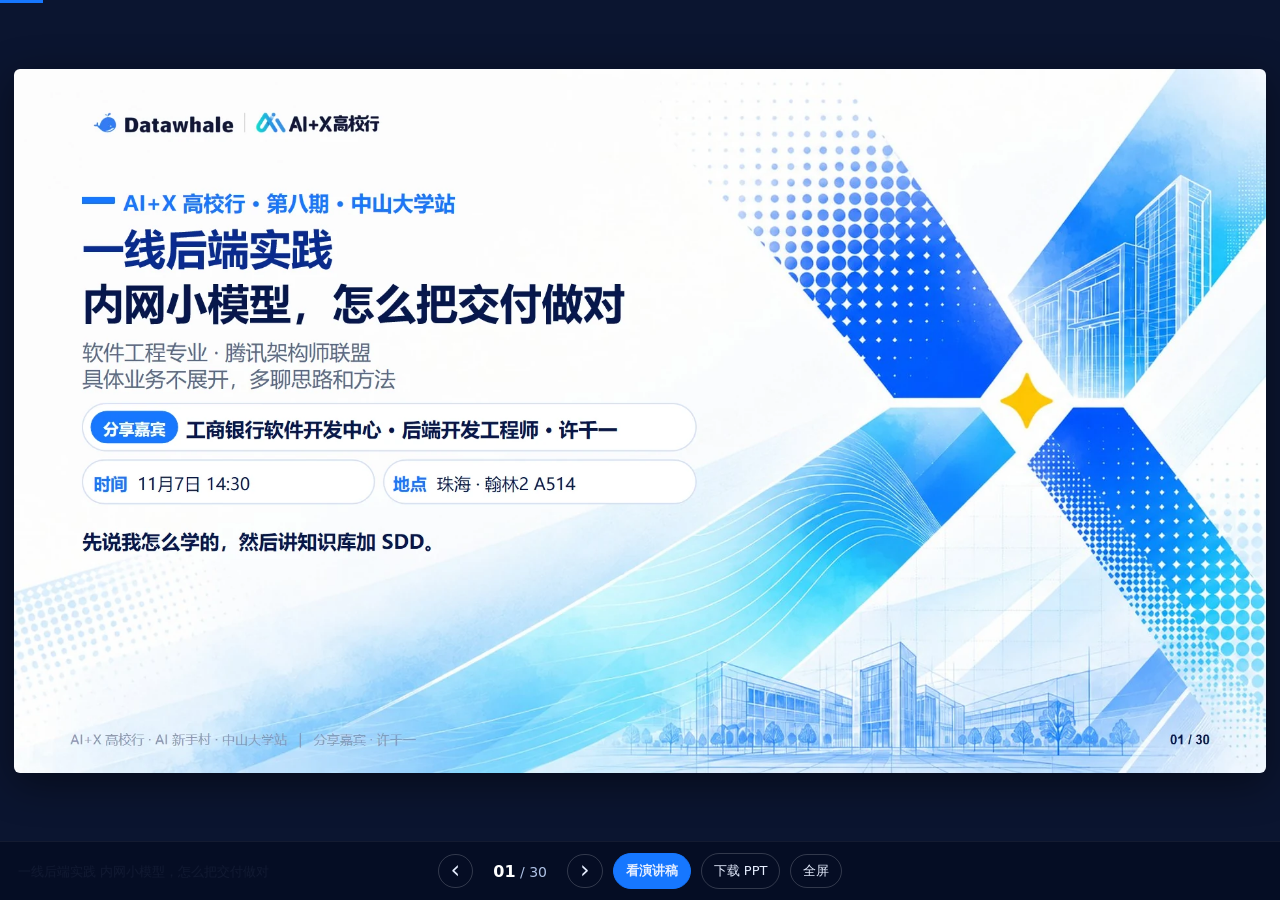
<file: index.html>
<!DOCTYPE html>
<html lang="zh-CN">
<head>
<meta charset="UTF-8">
<meta name="viewport" content="width=device-width, initial-scale=1.0">
<title>Datawhale AI+X 高校行 · 一线后端实践</title>
<meta name="description" content="内网小模型怎么把交付做对：知识库加 SDD。现场 PPT 原样预览，附逐页演讲稿。">
<link rel="canonical" href="https://deck.frocir.com/">
<link rel="preload" as="image" href="slides/s01.webp">
<style>
html,body{margin:0;height:100%;background:#0B1530;color:#E6EEFF;
  font-family:"Microsoft YaHei","微软雅黑","PingFang SC",system-ui,sans-serif;overflow:hidden}
.prog{position:fixed;top:0;left:0;height:3px;background:#1677FF;transition:width .2s;z-index:3}
.stage{position:fixed;inset:0 0 58px 0;display:flex;align-items:center;justify-content:center;padding:14px;box-sizing:border-box}
.stage img{max-width:100%;max-height:100%;width:auto;height:auto;border-radius:6px;background:#fff;
  box-shadow:0 10px 40px rgba(0,0,0,.45);user-select:none;-webkit-user-drag:none}
.hit{position:fixed;top:0;bottom:58px;width:30%;cursor:pointer;z-index:1}
.hit.l{left:0}.hit.r{right:0}
.bar{position:fixed;left:0;right:0;bottom:0;height:58px;display:flex;align-items:center;justify-content:center;
  gap:10px;background:rgba(6,14,36,.92);border-top:1px solid rgba(255,255,255,.06);z-index:2}
.btn{height:34px;min-width:34px;padding:0 12px;border-radius:999px;border:1px solid rgba(255,255,255,.18);
  background:transparent;color:#E6EEFF;font-size:15px;cursor:pointer;text-decoration:none;
  display:inline-flex;align-items:center;justify-content:center;font-family:inherit}
.btn:hover{background:#1677FF;border-color:#1677FF}
.btn.pri{background:#1677FF;border-color:#1677FF;font-weight:700;font-size:13px}
.btn.sm{font-size:13px}
#prev,#next{font-size:24px;line-height:1;padding-bottom:3px}
.no{font-variant-numeric:tabular-nums;min-width:74px;text-align:center;font-size:14px;color:#AFC2E6}
.no b{color:#fff;font-size:16px}
.ttl{position:fixed;left:18px;bottom:19px;font-size:13px;color:#8FA3C8;max-width:28vw;white-space:nowrap;
  overflow:hidden;text-overflow:ellipsis;z-index:2}
@media (max-width:760px){.ttl{display:none}.btn.sm{display:none}}
</style>
</head>
<body>
<div class="prog" id="prog"></div>
<main class="stage"><img id="slide" src="slides/s01.webp" width="1920" height="1080" alt=""></main>
<div class="hit l" id="hitL" aria-hidden="true"></div>
<div class="hit r" id="hitR" aria-hidden="true"></div>
<div class="ttl" id="ttl"></div>
<nav class="bar" aria-label="翻页">
  <button class="btn" id="prev" aria-label="上一页">&lsaquo;</button>
  <span class="no"><b id="cur">01</b> / 30</span>
  <button class="btn" id="next" aria-label="下一页">&rsaquo;</button>
  <a class="btn pri" id="toScript" href="script.html#p1">看演讲稿</a>
  <a class="btn sm" id="dlPpt" href="aix-talk-26pages.pptx" download>下载 PPT</a>
  <button class="btn sm" id="fs">全屏</button>
</nav>
<script>
(function () {
  var T = ["一线后端实践 内网小模型，怎么把交付做对", "AI 陪伴下的成长", "如果回到大一，我会做的事", "先讲判断，再讲做法", "《人月神话》：一个大项目为何延期", "软件工程没有银弹", "AI 加快的是写，不是想清楚", "AI 时代，人的价值在两端", "我的环境为何选择知识库加 SDD", "SDD 是什么，又由谁公开", "规格是真相，代码替它实现", "SDD 的五个步骤", "跑一遍 Spec Kit 会产出什么", "模板的设计意图：不让模型猜", "给小模型写 Spec，我会写清这四件", "CS / SE 的大作业也能用 Spec", "规约如何分层与维护", "OpenSpec：改动入 changes，完成即归档", "几个好用的 AI 工具", "WorkBuddy：腾讯的 AI 办公助手", "三个 Skill，各自的适用时机", "grill-me：先把问题问清，再写代码", "grill-me 原文：先画一棵设计树", "sdd 这个技能，好在它会停", "humanize：只改腔调，不动事实", "humanizer 的出处：编辑识别 AI 腔的清单", "四份学习材料", "我常问自己的四个问题", "今天的三句话", "先做一个小的"];
  var N = T.length, cur = 1;
  var img = document.getElementById("slide");
  function pad(n) { return (n < 10 ? "0" : "") + n; }
  function src(n) { return "slides/s" + pad(n) + ".webp"; }
  function pre(n) { if (n >= 1 && n <= N) { var i = new Image(); i.src = src(n); } }
  function show(n) {
    n = Math.max(1, Math.min(N, n | 0));
    cur = n;
    img.src = src(n);
    img.alt = "第 " + n + " 页：" + T[n - 1];
    document.getElementById("cur").textContent = pad(n);
    document.getElementById("ttl").textContent = T[n - 1];
    document.getElementById("prog").style.width = (n / N * 100) + "%";
    document.getElementById("toScript").href = "script.html#p" + n;
    if (location.hash !== "#s" + n) history.replaceState(null, "", "#s" + n);
    pre(n + 1); pre(n - 1);
  }
  function fromHash() {
    var m = /^#s(\d+)$/.exec(location.hash);
    show(m ? +m[1] : 1);
  }
  document.getElementById("prev").onclick = function () { show(cur - 1); };
  document.getElementById("next").onclick = function () { show(cur + 1); };
  document.getElementById("hitL").onclick = function () { show(cur - 1); };
  document.getElementById("hitR").onclick = function () { show(cur + 1); };
  document.getElementById("fs").onclick = function () {
    if (document.fullscreenElement) document.exitFullscreen();
    else if (document.documentElement.requestFullscreen) document.documentElement.requestFullscreen();
  };
  document.addEventListener("keydown", function (e) {
    var k = e.key;
    if (k === "ArrowRight" || k === "ArrowDown" || k === "PageDown" || k === " ") { e.preventDefault(); show(cur + 1); }
    else if (k === "ArrowLeft" || k === "ArrowUp" || k === "PageUp") { e.preventDefault(); show(cur - 1); }
    else if (k === "Home") show(1);
    else if (k === "End") show(N);
  });
  var x0 = null;
  document.addEventListener("touchstart", function (e) { x0 = e.touches[0].clientX; }, { passive: true });
  document.addEventListener("touchend", function (e) {
    if (x0 === null) return;
    var dx = e.changedTouches[0].clientX - x0;
    if (Math.abs(dx) > 40) show(cur + (dx < 0 ? 1 : -1));
    x0 = null;
  }, { passive: true });
  window.addEventListener("hashchange", fromHash);
  fromHash();
})();
</script>
</body>
</html>
</file>
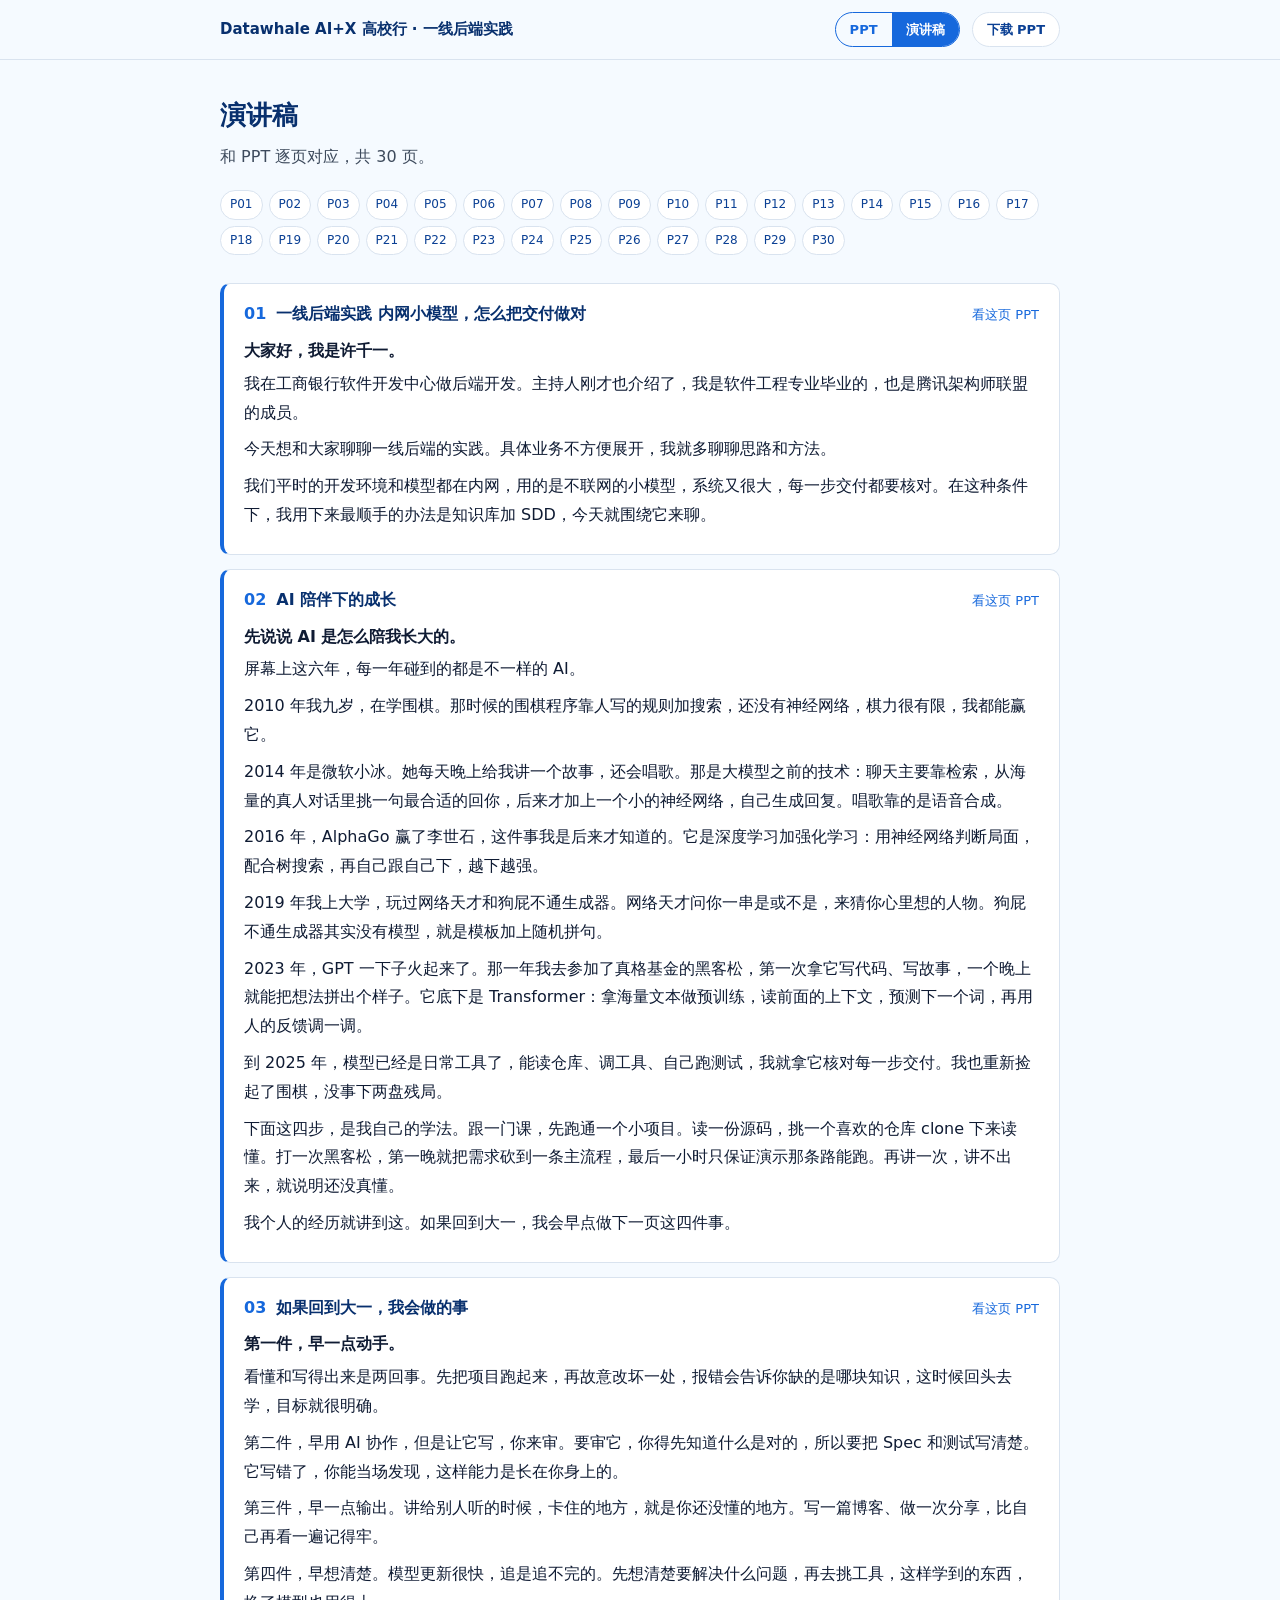
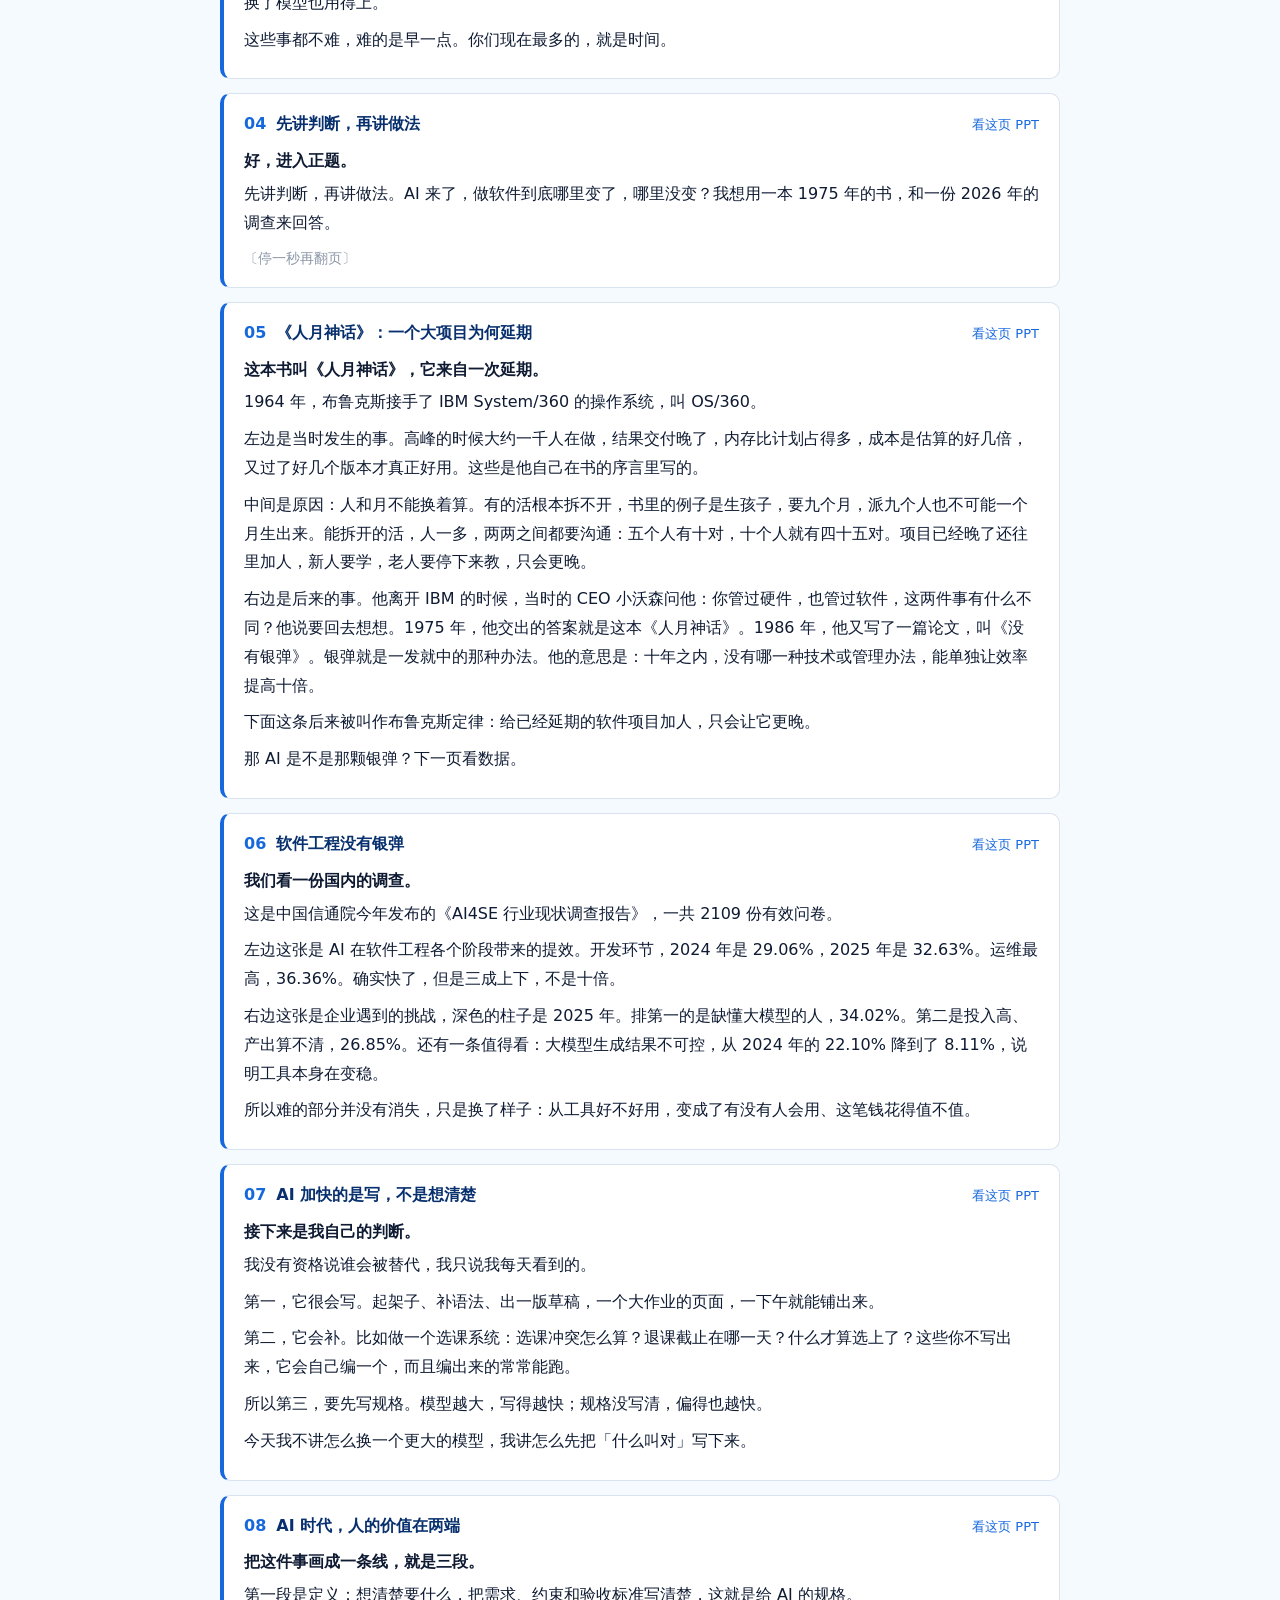
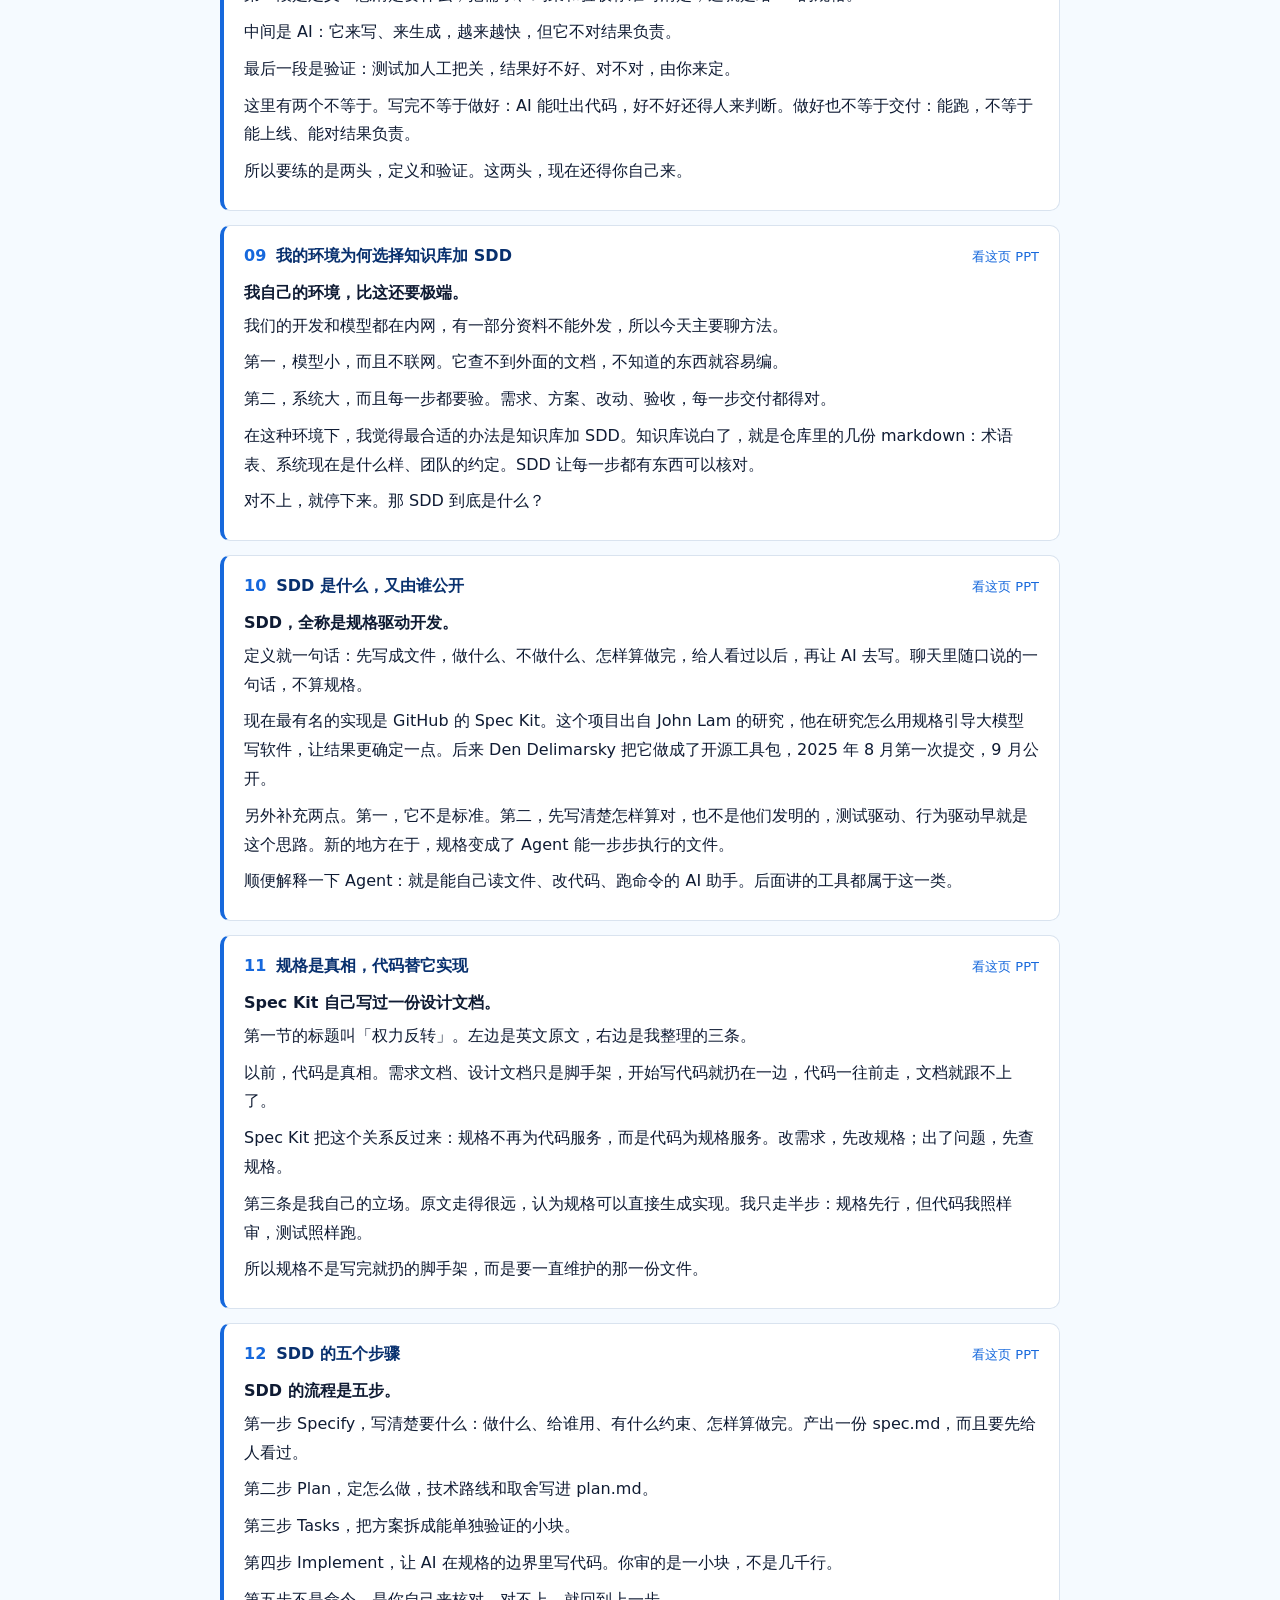
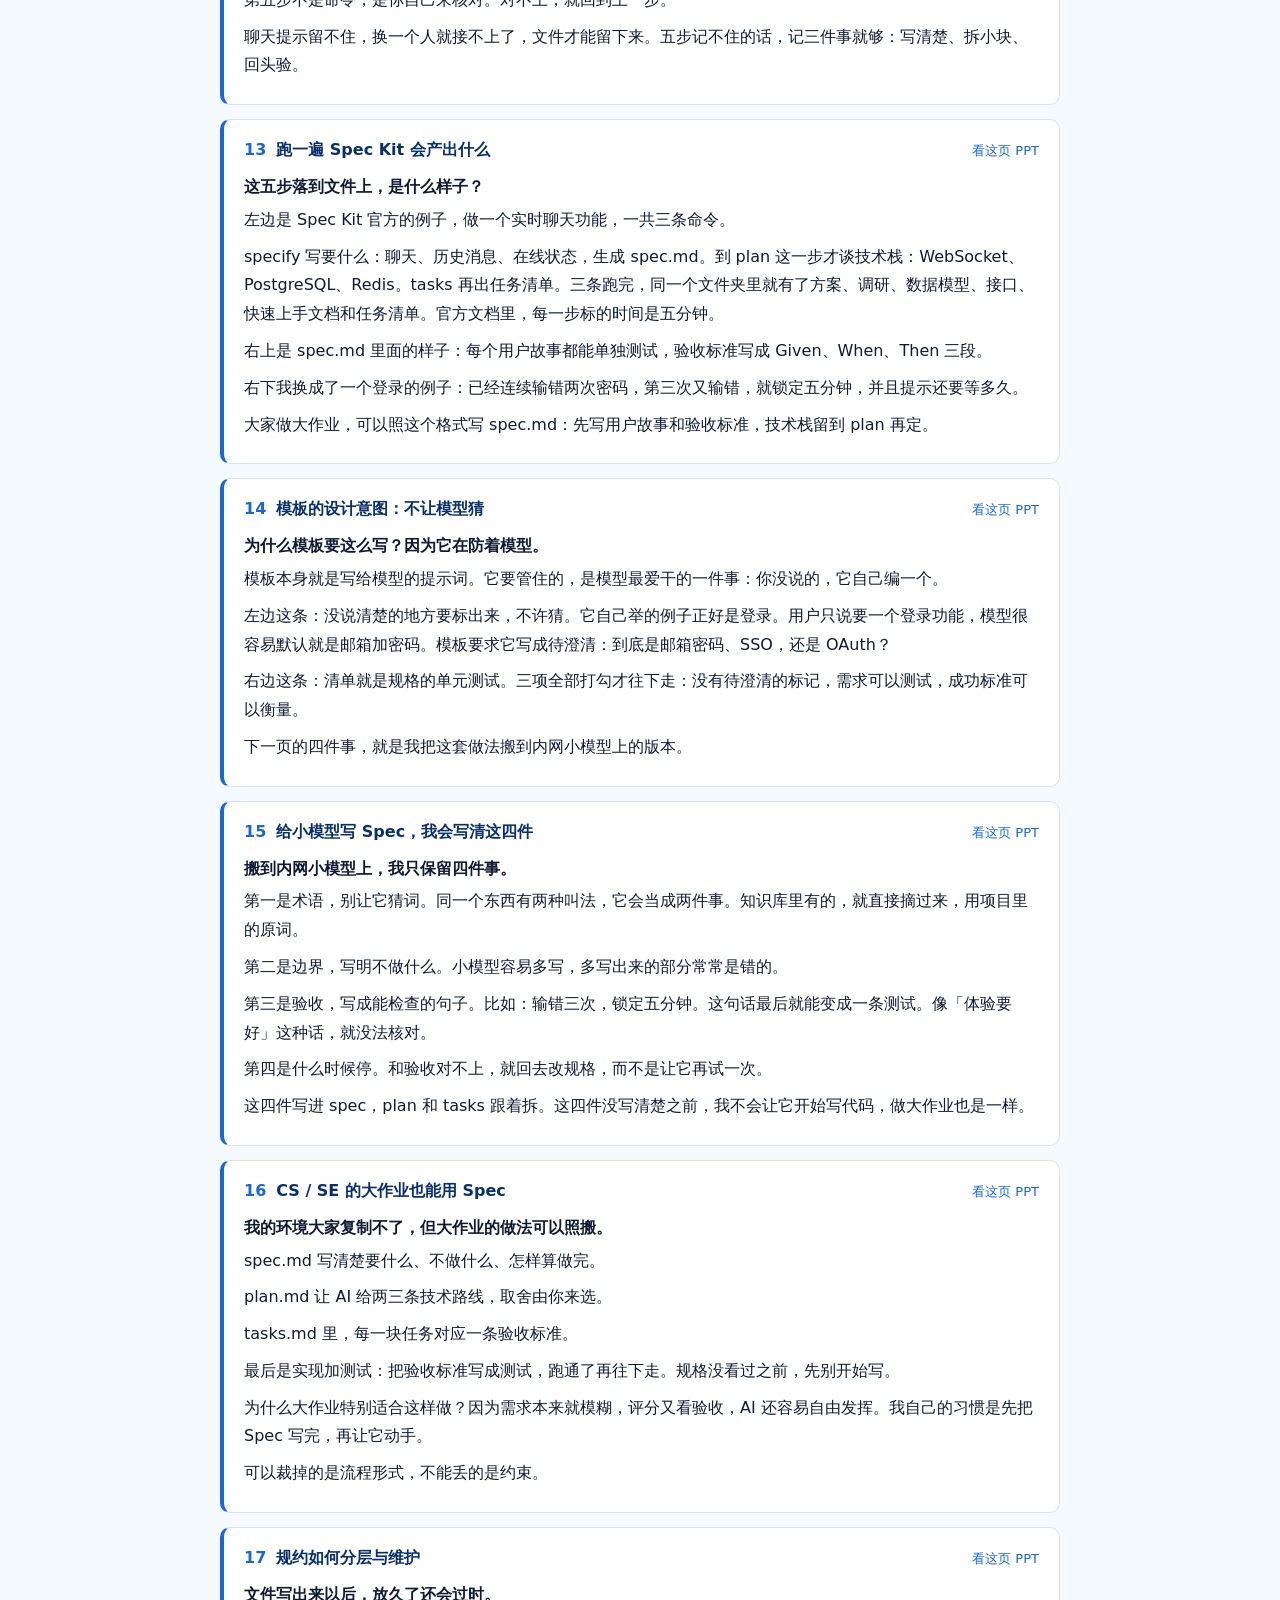
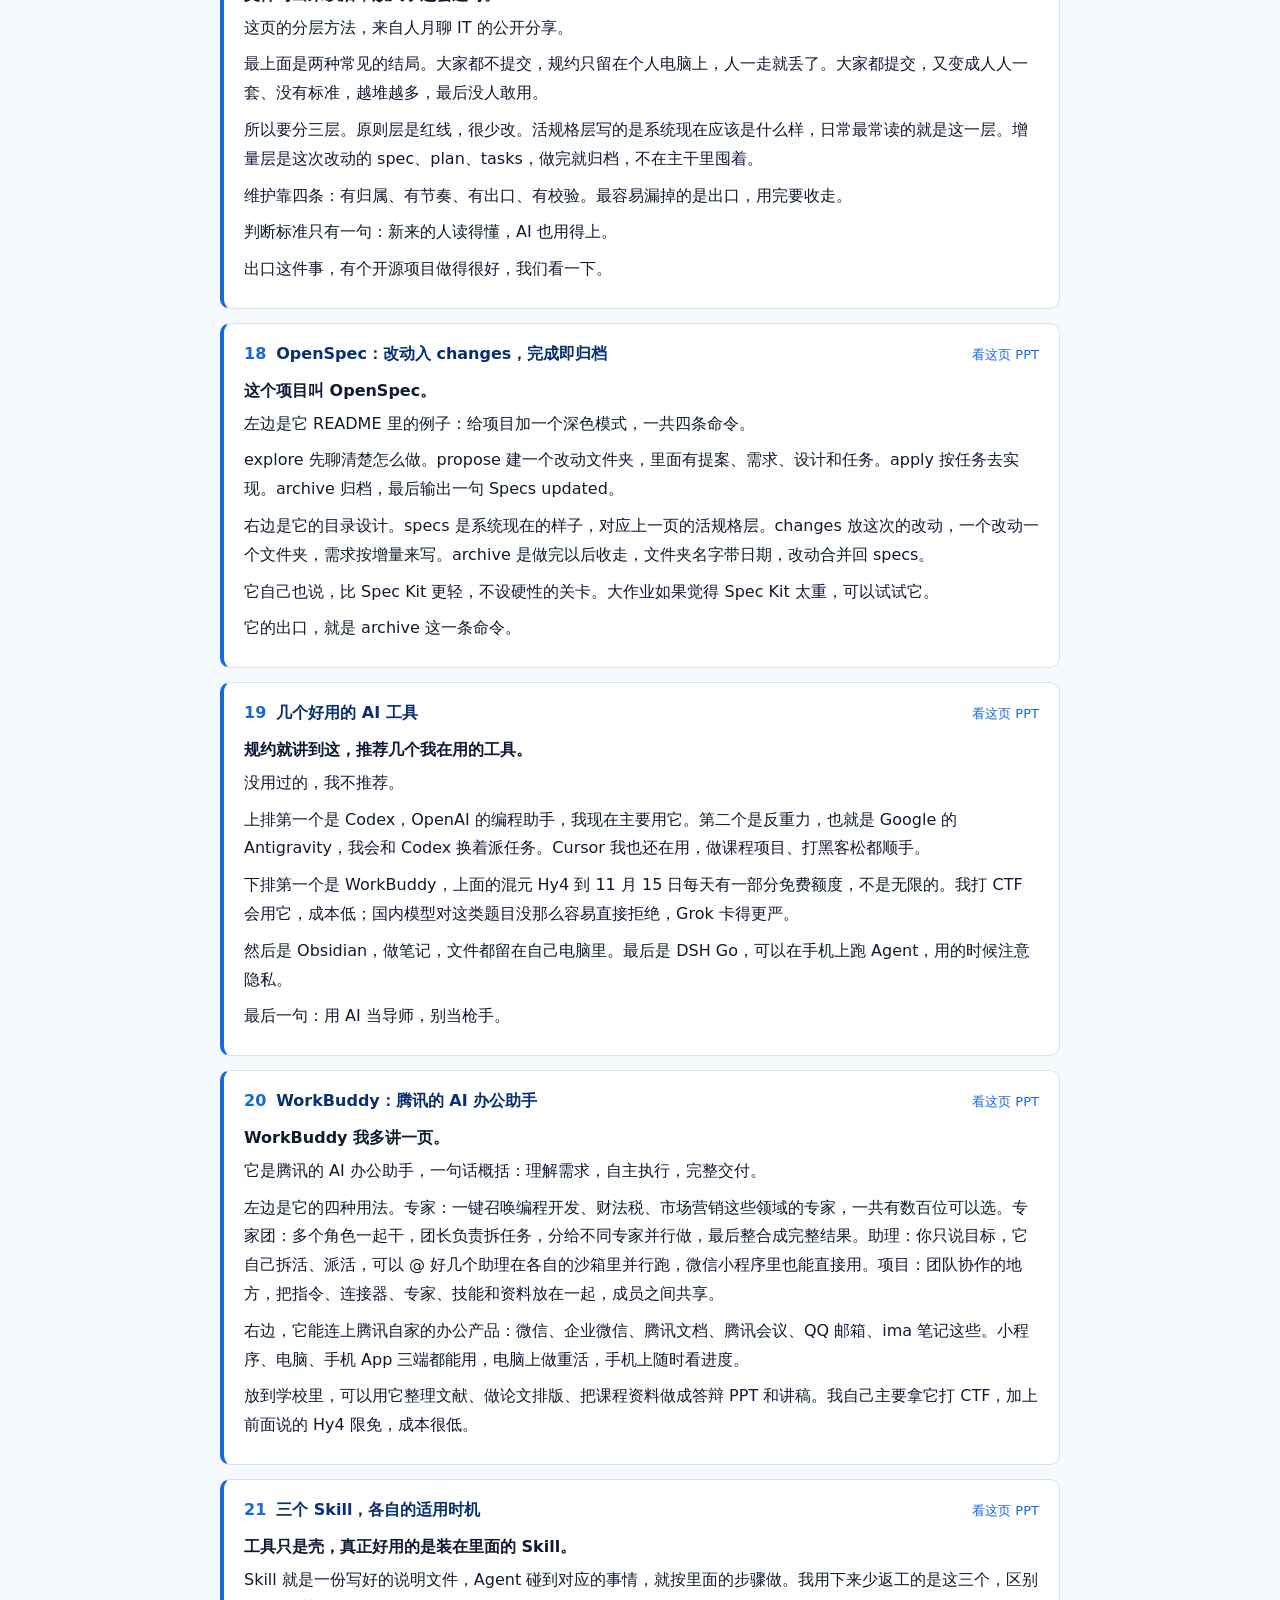
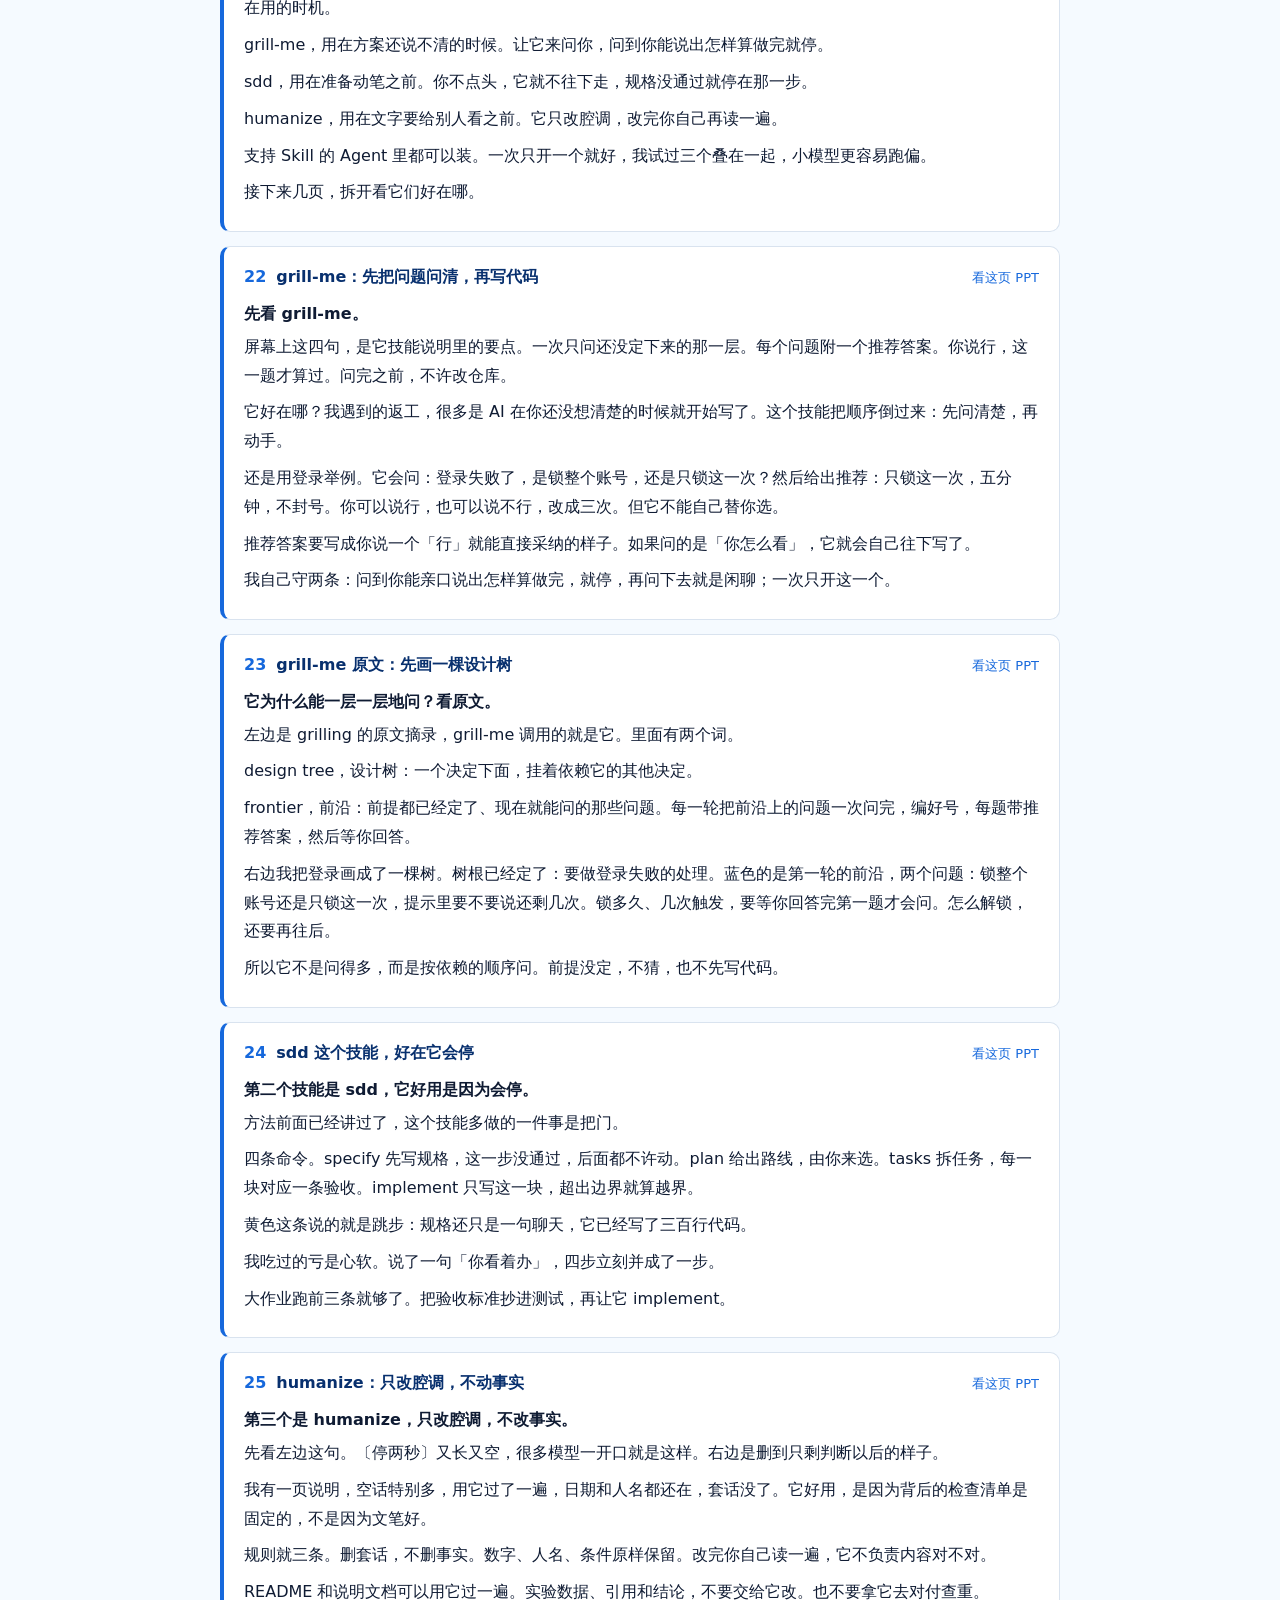
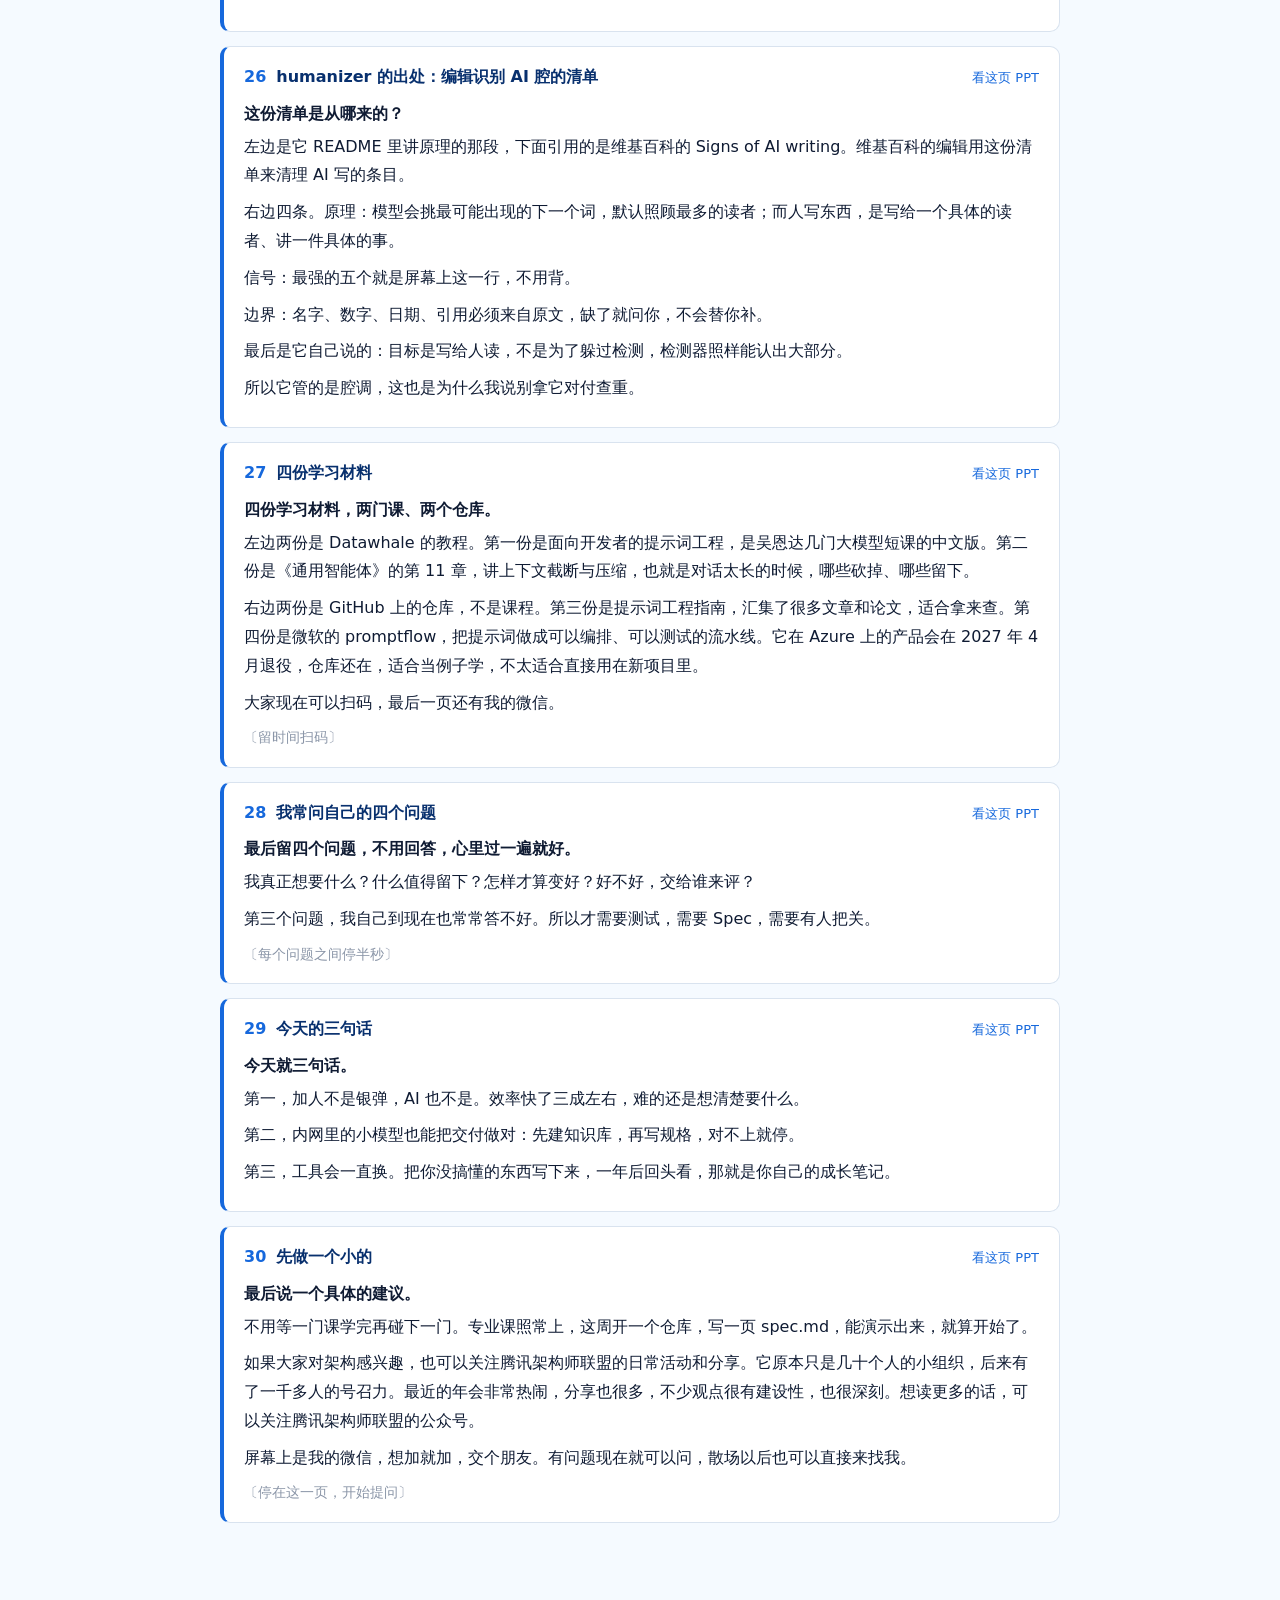
<file: script.html>
<!DOCTYPE html>
<html lang="zh-CN">
<head>
<meta charset="UTF-8">
<meta name="viewport" content="width=device-width, initial-scale=1.0">
<title>演讲稿 · Datawhale AI+X 高校行 · 一线后端实践</title>
<meta name="description" content="与现场 PPT 逐页对应的演讲稿。">
<style>
:root{--blue:#1668DC;--blue-d:#0B4094;--deep:#08306E;--ink:#0F1B33;--body:#3D4A5C;--muted:#8B96A8;
  --border:#D9E3EF;--tint:#E8F1FC;--bg:#F5FAFF;
  --font:"Microsoft YaHei","微软雅黑","PingFang SC",system-ui,sans-serif}
*{box-sizing:border-box}
html{scroll-behavior:smooth;scroll-padding-top:76px}
body{margin:0;background:var(--bg);color:var(--ink);font-family:var(--font);line-height:1.8}
.top{position:sticky;top:0;z-index:5;background:rgba(245,250,255,.94);backdrop-filter:blur(6px);
  border-bottom:1px solid var(--border)}
.top-in{max-width:880px;margin:0 auto;padding:12px 20px;display:flex;align-items:center;gap:12px}
.brand{font-weight:700;color:var(--deep);font-size:15px;flex:1;min-width:0;white-space:nowrap;
  overflow:hidden;text-overflow:ellipsis}
.seg{display:inline-flex;border:1px solid var(--blue);border-radius:999px;overflow:hidden;flex:none}
.seg a{padding:5px 14px;font-size:13px;font-weight:700;text-decoration:none;color:var(--blue)}
.seg a.on{background:var(--blue);color:#fff}
.dl{flex:none;padding:5px 14px;font-size:13px;font-weight:700;text-decoration:none;border-radius:999px;
  border:1px solid var(--border);color:var(--blue-d);background:#fff}
.dl:hover{border-color:var(--blue);color:var(--blue)}
main{max-width:880px;margin:0 auto;padding:24px 20px 80px}
h1{font-size:26px;margin:8px 0 4px;color:var(--deep)}
.lead{color:var(--body);margin:0 0 18px}
.toc{display:flex;flex-wrap:wrap;gap:6px;margin-bottom:28px}
.toc a{font-size:12px;padding:3px 9px;border-radius:999px;background:#fff;border:1px solid var(--border);
  color:var(--blue-d);text-decoration:none;font-variant-numeric:tabular-nums}
.toc a:hover{border-color:var(--blue)}
section{background:#fff;border:1px solid var(--border);border-left:4px solid var(--blue);
  border-radius:10px;padding:16px 20px;margin-bottom:14px}
.sh{display:flex;align-items:baseline;gap:10px;flex-wrap:wrap}
.no{font-weight:700;color:var(--blue);font-variant-numeric:tabular-nums}
.tt{font-weight:700;color:var(--deep);flex:1;min-width:0}
.go{font-size:13px;color:var(--blue);text-decoration:none;white-space:nowrap}
.go:hover{text-decoration:underline}
.op{font-weight:700;margin:8px 0 4px}
.bd{margin:0 0 8px;color:var(--ink)}
.st{margin:8px 0 0;color:var(--muted);font-size:14px}
@media (max-width:600px){h1{font-size:21px}section{padding:14px 14px}}
</style>
</head>
<body>
<div class="top"><div class="top-in">
  <span class="brand">Datawhale AI+X 高校行 · 一线后端实践</span>
  <span class="seg"><a id="toDeck" href="index.html">PPT</a><a class="on" href="#p1">演讲稿</a></span>
  <a class="dl" href="aix-talk-26pages.pptx" download>下载 PPT</a>
</div></div>
<main>
<h1>演讲稿</h1>
<p class="lead">和 PPT 逐页对应，共 30 页。</p>
<nav class="toc"><a href="#p1">P01</a><a href="#p2">P02</a><a href="#p3">P03</a><a href="#p4">P04</a><a href="#p5">P05</a><a href="#p6">P06</a><a href="#p7">P07</a><a href="#p8">P08</a><a href="#p9">P09</a><a href="#p10">P10</a><a href="#p11">P11</a><a href="#p12">P12</a><a href="#p13">P13</a><a href="#p14">P14</a><a href="#p15">P15</a><a href="#p16">P16</a><a href="#p17">P17</a><a href="#p18">P18</a><a href="#p19">P19</a><a href="#p20">P20</a><a href="#p21">P21</a><a href="#p22">P22</a><a href="#p23">P23</a><a href="#p24">P24</a><a href="#p25">P25</a><a href="#p26">P26</a><a href="#p27">P27</a><a href="#p28">P28</a><a href="#p29">P29</a><a href="#p30">P30</a></nav>
<section id="p1" data-n="1"><div class="sh"><span class="no">01</span><span class="tt">一线后端实践 内网小模型，怎么把交付做对</span><a class="go" href="index.html#s1">看这页 PPT</a></div><p class="op">大家好，我是许千一。</p><p class="bd">我在工商银行软件开发中心做后端开发。主持人刚才也介绍了，我是软件工程专业毕业的，也是腾讯架构师联盟的成员。</p><p class="bd">今天想和大家聊聊一线后端的实践。具体业务不方便展开，我就多聊聊思路和方法。</p><p class="bd">我们平时的开发环境和模型都在内网，用的是不联网的小模型，系统又很大，每一步交付都要核对。在这种条件下，我用下来最顺手的办法是知识库加 SDD，今天就围绕它来聊。</p></section>
<section id="p2" data-n="2"><div class="sh"><span class="no">02</span><span class="tt">AI 陪伴下的成长</span><a class="go" href="index.html#s2">看这页 PPT</a></div><p class="op">先说说 AI 是怎么陪我长大的。</p><p class="bd">屏幕上这六年，每一年碰到的都是不一样的 AI。</p><p class="bd">2010 年我九岁，在学围棋。那时候的围棋程序靠人写的规则加搜索，还没有神经网络，棋力很有限，我都能赢它。</p><p class="bd">2014 年是微软小冰。她每天晚上给我讲一个故事，还会唱歌。那是大模型之前的技术：聊天主要靠检索，从海量的真人对话里挑一句最合适的回你，后来才加上一个小的神经网络，自己生成回复。唱歌靠的是语音合成。</p><p class="bd">2016 年，AlphaGo 赢了李世石，这件事我是后来才知道的。它是深度学习加强化学习：用神经网络判断局面，配合树搜索，再自己跟自己下，越下越强。</p><p class="bd">2019 年我上大学，玩过网络天才和狗屁不通生成器。网络天才问你一串是或不是，来猜你心里想的人物。狗屁不通生成器其实没有模型，就是模板加上随机拼句。</p><p class="bd">2023 年，GPT 一下子火起来了。那一年我去参加了真格基金的黑客松，第一次拿它写代码、写故事，一个晚上就能把想法拼出个样子。它底下是 Transformer：拿海量文本做预训练，读前面的上下文，预测下一个词，再用人的反馈调一调。</p><p class="bd">到 2025 年，模型已经是日常工具了，能读仓库、调工具、自己跑测试，我就拿它核对每一步交付。我也重新捡起了围棋，没事下两盘残局。</p><p class="bd">下面这四步，是我自己的学法。跟一门课，先跑通一个小项目。读一份源码，挑一个喜欢的仓库 clone 下来读懂。打一次黑客松，第一晚就把需求砍到一条主流程，最后一小时只保证演示那条路能跑。再讲一次，讲不出来，就说明还没真懂。</p><p class="bd">我个人的经历就讲到这。如果回到大一，我会早点做下一页这四件事。</p></section>
<section id="p3" data-n="3"><div class="sh"><span class="no">03</span><span class="tt">如果回到大一，我会做的事</span><a class="go" href="index.html#s3">看这页 PPT</a></div><p class="op">第一件，早一点动手。</p><p class="bd">看懂和写得出来是两回事。先把项目跑起来，再故意改坏一处，报错会告诉你缺的是哪块知识，这时候回头去学，目标就很明确。</p><p class="bd">第二件，早用 AI 协作，但是让它写，你来审。要审它，你得先知道什么是对的，所以要把 Spec 和测试写清楚。它写错了，你能当场发现，这样能力是长在你身上的。</p><p class="bd">第三件，早一点输出。讲给别人听的时候，卡住的地方，就是你还没懂的地方。写一篇博客、做一次分享，比自己再看一遍记得牢。</p><p class="bd">第四件，早想清楚。模型更新很快，追是追不完的。先想清楚要解决什么问题，再去挑工具，这样学到的东西，换了模型也用得上。</p><p class="bd">这些事都不难，难的是早一点。你们现在最多的，就是时间。</p></section>
<section id="p4" data-n="4"><div class="sh"><span class="no">04</span><span class="tt">先讲判断，再讲做法</span><a class="go" href="index.html#s4">看这页 PPT</a></div><p class="op">好，进入正题。</p><p class="bd">先讲判断，再讲做法。AI 来了，做软件到底哪里变了，哪里没变？我想用一本 1975 年的书，和一份 2026 年的调查来回答。</p><p class="st">〔停一秒再翻页〕</p></section>
<section id="p5" data-n="5"><div class="sh"><span class="no">05</span><span class="tt">《人月神话》：一个大项目为何延期</span><a class="go" href="index.html#s5">看这页 PPT</a></div><p class="op">这本书叫《人月神话》，它来自一次延期。</p><p class="bd">1964 年，布鲁克斯接手了 IBM System/360 的操作系统，叫 OS/360。</p><p class="bd">左边是当时发生的事。高峰的时候大约一千人在做，结果交付晚了，内存比计划占得多，成本是估算的好几倍，又过了好几个版本才真正好用。这些是他自己在书的序言里写的。</p><p class="bd">中间是原因：人和月不能换着算。有的活根本拆不开，书里的例子是生孩子，要九个月，派九个人也不可能一个月生出来。能拆开的活，人一多，两两之间都要沟通：五个人有十对，十个人就有四十五对。项目已经晚了还往里加人，新人要学，老人要停下来教，只会更晚。</p><p class="bd">右边是后来的事。他离开 IBM 的时候，当时的 CEO 小沃森问他：你管过硬件，也管过软件，这两件事有什么不同？他说要回去想想。1975 年，他交出的答案就是这本《人月神话》。1986 年，他又写了一篇论文，叫《没有银弹》。银弹就是一发就中的那种办法。他的意思是：十年之内，没有哪一种技术或管理办法，能单独让效率提高十倍。</p><p class="bd">下面这条后来被叫作布鲁克斯定律：给已经延期的软件项目加人，只会让它更晚。</p><p class="bd">那 AI 是不是那颗银弹？下一页看数据。</p></section>
<section id="p6" data-n="6"><div class="sh"><span class="no">06</span><span class="tt">软件工程没有银弹</span><a class="go" href="index.html#s6">看这页 PPT</a></div><p class="op">我们看一份国内的调查。</p><p class="bd">这是中国信通院今年发布的《AI4SE 行业现状调查报告》，一共 2109 份有效问卷。</p><p class="bd">左边这张是 AI 在软件工程各个阶段带来的提效。开发环节，2024 年是 29.06%，2025 年是 32.63%。运维最高，36.36%。确实快了，但是三成上下，不是十倍。</p><p class="bd">右边这张是企业遇到的挑战，深色的柱子是 2025 年。排第一的是缺懂大模型的人，34.02%。第二是投入高、产出算不清，26.85%。还有一条值得看：大模型生成结果不可控，从 2024 年的 22.10% 降到了 8.11%，说明工具本身在变稳。</p><p class="bd">所以难的部分并没有消失，只是换了样子：从工具好不好用，变成了有没有人会用、这笔钱花得值不值。</p></section>
<section id="p7" data-n="7"><div class="sh"><span class="no">07</span><span class="tt">AI 加快的是写，不是想清楚</span><a class="go" href="index.html#s7">看这页 PPT</a></div><p class="op">接下来是我自己的判断。</p><p class="bd">我没有资格说谁会被替代，我只说我每天看到的。</p><p class="bd">第一，它很会写。起架子、补语法、出一版草稿，一个大作业的页面，一下午就能铺出来。</p><p class="bd">第二，它会补。比如做一个选课系统：选课冲突怎么算？退课截止在哪一天？什么才算选上了？这些你不写出来，它会自己编一个，而且编出来的常常能跑。</p><p class="bd">所以第三，要先写规格。模型越大，写得越快；规格没写清，偏得也越快。</p><p class="bd">今天我不讲怎么换一个更大的模型，我讲怎么先把「什么叫对」写下来。</p></section>
<section id="p8" data-n="8"><div class="sh"><span class="no">08</span><span class="tt">AI 时代，人的价值在两端</span><a class="go" href="index.html#s8">看这页 PPT</a></div><p class="op">把这件事画成一条线，就是三段。</p><p class="bd">第一段是定义：想清楚要什么，把需求、约束和验收标准写清楚，这就是给 AI 的规格。</p><p class="bd">中间是 AI：它来写、来生成，越来越快，但它不对结果负责。</p><p class="bd">最后一段是验证：测试加人工把关，结果好不好、对不对，由你来定。</p><p class="bd">这里有两个不等于。写完不等于做好：AI 能吐出代码，好不好还得人来判断。做好也不等于交付：能跑，不等于能上线、能对结果负责。</p><p class="bd">所以要练的是两头，定义和验证。这两头，现在还得你自己来。</p></section>
<section id="p9" data-n="9"><div class="sh"><span class="no">09</span><span class="tt">我的环境为何选择知识库加 SDD</span><a class="go" href="index.html#s9">看这页 PPT</a></div><p class="op">我自己的环境，比这还要极端。</p><p class="bd">我们的开发和模型都在内网，有一部分资料不能外发，所以今天主要聊方法。</p><p class="bd">第一，模型小，而且不联网。它查不到外面的文档，不知道的东西就容易编。</p><p class="bd">第二，系统大，而且每一步都要验。需求、方案、改动、验收，每一步交付都得对。</p><p class="bd">在这种环境下，我觉得最合适的办法是知识库加 SDD。知识库说白了，就是仓库里的几份 markdown：术语表、系统现在是什么样、团队的约定。SDD 让每一步都有东西可以核对。</p><p class="bd">对不上，就停下来。那 SDD 到底是什么？</p></section>
<section id="p10" data-n="10"><div class="sh"><span class="no">10</span><span class="tt">SDD 是什么，又由谁公开</span><a class="go" href="index.html#s10">看这页 PPT</a></div><p class="op">SDD，全称是规格驱动开发。</p><p class="bd">定义就一句话：先写成文件，做什么、不做什么、怎样算做完，给人看过以后，再让 AI 去写。聊天里随口说的一句话，不算规格。</p><p class="bd">现在最有名的实现是 GitHub 的 Spec Kit。这个项目出自 John Lam 的研究，他在研究怎么用规格引导大模型写软件，让结果更确定一点。后来 Den Delimarsky 把它做成了开源工具包，2025 年 8 月第一次提交，9 月公开。</p><p class="bd">另外补充两点。第一，它不是标准。第二，先写清楚怎样算对，也不是他们发明的，测试驱动、行为驱动早就是这个思路。新的地方在于，规格变成了 Agent 能一步步执行的文件。</p><p class="bd">顺便解释一下 Agent：就是能自己读文件、改代码、跑命令的 AI 助手。后面讲的工具都属于这一类。</p></section>
<section id="p11" data-n="11"><div class="sh"><span class="no">11</span><span class="tt">规格是真相，代码替它实现</span><a class="go" href="index.html#s11">看这页 PPT</a></div><p class="op">Spec Kit 自己写过一份设计文档。</p><p class="bd">第一节的标题叫「权力反转」。左边是英文原文，右边是我整理的三条。</p><p class="bd">以前，代码是真相。需求文档、设计文档只是脚手架，开始写代码就扔在一边，代码一往前走，文档就跟不上了。</p><p class="bd">Spec Kit 把这个关系反过来：规格不再为代码服务，而是代码为规格服务。改需求，先改规格；出了问题，先查规格。</p><p class="bd">第三条是我自己的立场。原文走得很远，认为规格可以直接生成实现。我只走半步：规格先行，但代码我照样审，测试照样跑。</p><p class="bd">所以规格不是写完就扔的脚手架，而是要一直维护的那一份文件。</p></section>
<section id="p12" data-n="12"><div class="sh"><span class="no">12</span><span class="tt">SDD 的五个步骤</span><a class="go" href="index.html#s12">看这页 PPT</a></div><p class="op">SDD 的流程是五步。</p><p class="bd">第一步 Specify，写清楚要什么：做什么、给谁用、有什么约束、怎样算做完。产出一份 spec.md，而且要先给人看过。</p><p class="bd">第二步 Plan，定怎么做，技术路线和取舍写进 plan.md。</p><p class="bd">第三步 Tasks，把方案拆成能单独验证的小块。</p><p class="bd">第四步 Implement，让 AI 在规格的边界里写代码。你审的是一小块，不是几千行。</p><p class="bd">第五步不是命令，是你自己来核对。对不上，就回到上一步。</p><p class="bd">聊天提示留不住，换一个人就接不上了，文件才能留下来。五步记不住的话，记三件事就够：写清楚、拆小块、回头验。</p></section>
<section id="p13" data-n="13"><div class="sh"><span class="no">13</span><span class="tt">跑一遍 Spec Kit 会产出什么</span><a class="go" href="index.html#s13">看这页 PPT</a></div><p class="op">这五步落到文件上，是什么样子？</p><p class="bd">左边是 Spec Kit 官方的例子，做一个实时聊天功能，一共三条命令。</p><p class="bd">specify 写要什么：聊天、历史消息、在线状态，生成 spec.md。到 plan 这一步才谈技术栈：WebSocket、PostgreSQL、Redis。tasks 再出任务清单。三条跑完，同一个文件夹里就有了方案、调研、数据模型、接口、快速上手文档和任务清单。官方文档里，每一步标的时间是五分钟。</p><p class="bd">右上是 spec.md 里面的样子：每个用户故事都能单独测试，验收标准写成 Given、When、Then 三段。</p><p class="bd">右下我换成了一个登录的例子：已经连续输错两次密码，第三次又输错，就锁定五分钟，并且提示还要等多久。</p><p class="bd">大家做大作业，可以照这个格式写 spec.md：先写用户故事和验收标准，技术栈留到 plan 再定。</p></section>
<section id="p14" data-n="14"><div class="sh"><span class="no">14</span><span class="tt">模板的设计意图：不让模型猜</span><a class="go" href="index.html#s14">看这页 PPT</a></div><p class="op">为什么模板要这么写？因为它在防着模型。</p><p class="bd">模板本身就是写给模型的提示词。它要管住的，是模型最爱干的一件事：你没说的，它自己编一个。</p><p class="bd">左边这条：没说清楚的地方要标出来，不许猜。它自己举的例子正好是登录。用户只说要一个登录功能，模型很容易默认就是邮箱加密码。模板要求它写成待澄清：到底是邮箱密码、SSO，还是 OAuth？</p><p class="bd">右边这条：清单就是规格的单元测试。三项全部打勾才往下走：没有待澄清的标记，需求可以测试，成功标准可以衡量。</p><p class="bd">下一页的四件事，就是我把这套做法搬到内网小模型上的版本。</p></section>
<section id="p15" data-n="15"><div class="sh"><span class="no">15</span><span class="tt">给小模型写 Spec，我会写清这四件</span><a class="go" href="index.html#s15">看这页 PPT</a></div><p class="op">搬到内网小模型上，我只保留四件事。</p><p class="bd">第一是术语，别让它猜词。同一个东西有两种叫法，它会当成两件事。知识库里有的，就直接摘过来，用项目里的原词。</p><p class="bd">第二是边界，写明不做什么。小模型容易多写，多写出来的部分常常是错的。</p><p class="bd">第三是验收，写成能检查的句子。比如：输错三次，锁定五分钟。这句话最后就能变成一条测试。像「体验要好」这种话，就没法核对。</p><p class="bd">第四是什么时候停。和验收对不上，就回去改规格，而不是让它再试一次。</p><p class="bd">这四件写进 spec，plan 和 tasks 跟着拆。这四件没写清楚之前，我不会让它开始写代码，做大作业也是一样。</p></section>
<section id="p16" data-n="16"><div class="sh"><span class="no">16</span><span class="tt">CS / SE 的大作业也能用 Spec</span><a class="go" href="index.html#s16">看这页 PPT</a></div><p class="op">我的环境大家复制不了，但大作业的做法可以照搬。</p><p class="bd">spec.md 写清楚要什么、不做什么、怎样算做完。</p><p class="bd">plan.md 让 AI 给两三条技术路线，取舍由你来选。</p><p class="bd">tasks.md 里，每一块任务对应一条验收标准。</p><p class="bd">最后是实现加测试：把验收标准写成测试，跑通了再往下走。规格没看过之前，先别开始写。</p><p class="bd">为什么大作业特别适合这样做？因为需求本来就模糊，评分又看验收，AI 还容易自由发挥。我自己的习惯是先把 Spec 写完，再让它动手。</p><p class="bd">可以裁掉的是流程形式，不能丢的是约束。</p></section>
<section id="p17" data-n="17"><div class="sh"><span class="no">17</span><span class="tt">规约如何分层与维护</span><a class="go" href="index.html#s17">看这页 PPT</a></div><p class="op">文件写出来以后，放久了还会过时。</p><p class="bd">这页的分层方法，来自人月聊 IT 的公开分享。</p><p class="bd">最上面是两种常见的结局。大家都不提交，规约只留在个人电脑上，人一走就丢了。大家都提交，又变成人人一套、没有标准，越堆越多，最后没人敢用。</p><p class="bd">所以要分三层。原则层是红线，很少改。活规格层写的是系统现在应该是什么样，日常最常读的就是这一层。增量层是这次改动的 spec、plan、tasks，做完就归档，不在主干里囤着。</p><p class="bd">维护靠四条：有归属、有节奏、有出口、有校验。最容易漏掉的是出口，用完要收走。</p><p class="bd">判断标准只有一句：新来的人读得懂，AI 也用得上。</p><p class="bd">出口这件事，有个开源项目做得很好，我们看一下。</p></section>
<section id="p18" data-n="18"><div class="sh"><span class="no">18</span><span class="tt">OpenSpec：改动入 changes，完成即归档</span><a class="go" href="index.html#s18">看这页 PPT</a></div><p class="op">这个项目叫 OpenSpec。</p><p class="bd">左边是它 README 里的例子：给项目加一个深色模式，一共四条命令。</p><p class="bd">explore 先聊清楚怎么做。propose 建一个改动文件夹，里面有提案、需求、设计和任务。apply 按任务去实现。archive 归档，最后输出一句 Specs updated。</p><p class="bd">右边是它的目录设计。specs 是系统现在的样子，对应上一页的活规格层。changes 放这次的改动，一个改动一个文件夹，需求按增量来写。archive 是做完以后收走，文件夹名字带日期，改动合并回 specs。</p><p class="bd">它自己也说，比 Spec Kit 更轻，不设硬性的关卡。大作业如果觉得 Spec Kit 太重，可以试试它。</p><p class="bd">它的出口，就是 archive 这一条命令。</p></section>
<section id="p19" data-n="19"><div class="sh"><span class="no">19</span><span class="tt">几个好用的 AI 工具</span><a class="go" href="index.html#s19">看这页 PPT</a></div><p class="op">规约就讲到这，推荐几个我在用的工具。</p><p class="bd">没用过的，我不推荐。</p><p class="bd">上排第一个是 Codex，OpenAI 的编程助手，我现在主要用它。第二个是反重力，也就是 Google 的 Antigravity，我会和 Codex 换着派任务。Cursor 我也还在用，做课程项目、打黑客松都顺手。</p><p class="bd">下排第一个是 WorkBuddy，上面的混元 Hy4 到 11 月 15 日每天有一部分免费额度，不是无限的。我打 CTF 会用它，成本低；国内模型对这类题目没那么容易直接拒绝，Grok 卡得更严。</p><p class="bd">然后是 Obsidian，做笔记，文件都留在自己电脑里。最后是 DSH Go，可以在手机上跑 Agent，用的时候注意隐私。</p><p class="bd">最后一句：用 AI 当导师，别当枪手。</p></section>
<section id="p20" data-n="20"><div class="sh"><span class="no">20</span><span class="tt">WorkBuddy：腾讯的 AI 办公助手</span><a class="go" href="index.html#s20">看这页 PPT</a></div><p class="op">WorkBuddy 我多讲一页。</p><p class="bd">它是腾讯的 AI 办公助手，一句话概括：理解需求，自主执行，完整交付。</p><p class="bd">左边是它的四种用法。专家：一键召唤编程开发、财法税、市场营销这些领域的专家，一共有数百位可以选。专家团：多个角色一起干，团长负责拆任务，分给不同专家并行做，最后整合成完整结果。助理：你只说目标，它自己拆活、派活，可以 @ 好几个助理在各自的沙箱里并行跑，微信小程序里也能直接用。项目：团队协作的地方，把指令、连接器、专家、技能和资料放在一起，成员之间共享。</p><p class="bd">右边，它能连上腾讯自家的办公产品：微信、企业微信、腾讯文档、腾讯会议、QQ 邮箱、ima 笔记这些。小程序、电脑、手机 App 三端都能用，电脑上做重活，手机上随时看进度。</p><p class="bd">放到学校里，可以用它整理文献、做论文排版、把课程资料做成答辩 PPT 和讲稿。我自己主要拿它打 CTF，加上前面说的 Hy4 限免，成本很低。</p></section>
<section id="p21" data-n="21"><div class="sh"><span class="no">21</span><span class="tt">三个 Skill，各自的适用时机</span><a class="go" href="index.html#s21">看这页 PPT</a></div><p class="op">工具只是壳，真正好用的是装在里面的 Skill。</p><p class="bd">Skill 就是一份写好的说明文件，Agent 碰到对应的事情，就按里面的步骤做。我用下来少返工的是这三个，区别在用的时机。</p><p class="bd">grill-me，用在方案还说不清的时候。让它来问你，问到你能说出怎样算做完就停。</p><p class="bd">sdd，用在准备动笔之前。你不点头，它就不往下走，规格没通过就停在那一步。</p><p class="bd">humanize，用在文字要给别人看之前。它只改腔调，改完你自己再读一遍。</p><p class="bd">支持 Skill 的 Agent 里都可以装。一次只开一个就好，我试过三个叠在一起，小模型更容易跑偏。</p><p class="bd">接下来几页，拆开看它们好在哪。</p></section>
<section id="p22" data-n="22"><div class="sh"><span class="no">22</span><span class="tt">grill-me：先把问题问清，再写代码</span><a class="go" href="index.html#s22">看这页 PPT</a></div><p class="op">先看 grill-me。</p><p class="bd">屏幕上这四句，是它技能说明里的要点。一次只问还没定下来的那一层。每个问题附一个推荐答案。你说行，这一题才算过。问完之前，不许改仓库。</p><p class="bd">它好在哪？我遇到的返工，很多是 AI 在你还没想清楚的时候就开始写了。这个技能把顺序倒过来：先问清楚，再动手。</p><p class="bd">还是用登录举例。它会问：登录失败了，是锁整个账号，还是只锁这一次？然后给出推荐：只锁这一次，五分钟，不封号。你可以说行，也可以说不行，改成三次。但它不能自己替你选。</p><p class="bd">推荐答案要写成你说一个「行」就能直接采纳的样子。如果问的是「你怎么看」，它就会自己往下写了。</p><p class="bd">我自己守两条：问到你能亲口说出怎样算做完，就停，再问下去就是闲聊；一次只开这一个。</p></section>
<section id="p23" data-n="23"><div class="sh"><span class="no">23</span><span class="tt">grill-me 原文：先画一棵设计树</span><a class="go" href="index.html#s23">看这页 PPT</a></div><p class="op">它为什么能一层一层地问？看原文。</p><p class="bd">左边是 grilling 的原文摘录，grill-me 调用的就是它。里面有两个词。</p><p class="bd">design tree，设计树：一个决定下面，挂着依赖它的其他决定。</p><p class="bd">frontier，前沿：前提都已经定了、现在就能问的那些问题。每一轮把前沿上的问题一次问完，编好号，每题带推荐答案，然后等你回答。</p><p class="bd">右边我把登录画成了一棵树。树根已经定了：要做登录失败的处理。蓝色的是第一轮的前沿，两个问题：锁整个账号还是只锁这一次，提示里要不要说还剩几次。锁多久、几次触发，要等你回答完第一题才会问。怎么解锁，还要再往后。</p><p class="bd">所以它不是问得多，而是按依赖的顺序问。前提没定，不猜，也不先写代码。</p></section>
<section id="p24" data-n="24"><div class="sh"><span class="no">24</span><span class="tt">sdd 这个技能，好在它会停</span><a class="go" href="index.html#s24">看这页 PPT</a></div><p class="op">第二个技能是 sdd，它好用是因为会停。</p><p class="bd">方法前面已经讲过了，这个技能多做的一件事是把门。</p><p class="bd">四条命令。specify 先写规格，这一步没通过，后面都不许动。plan 给出路线，由你来选。tasks 拆任务，每一块对应一条验收。implement 只写这一块，超出边界就算越界。</p><p class="bd">黄色这条说的就是跳步：规格还只是一句聊天，它已经写了三百行代码。</p><p class="bd">我吃过的亏是心软。说了一句「你看着办」，四步立刻并成了一步。</p><p class="bd">大作业跑前三条就够了。把验收标准抄进测试，再让它 implement。</p></section>
<section id="p25" data-n="25"><div class="sh"><span class="no">25</span><span class="tt">humanize：只改腔调，不动事实</span><a class="go" href="index.html#s25">看这页 PPT</a></div><p class="op">第三个是 humanize，只改腔调，不改事实。</p><p class="bd">先看左边这句。〔停两秒〕又长又空，很多模型一开口就是这样。右边是删到只剩判断以后的样子。</p><p class="bd">我有一页说明，空话特别多，用它过了一遍，日期和人名都还在，套话没了。它好用，是因为背后的检查清单是固定的，不是因为文笔好。</p><p class="bd">规则就三条。删套话，不删事实。数字、人名、条件原样保留。改完你自己读一遍，它不负责内容对不对。</p><p class="bd">README 和说明文档可以用它过一遍。实验数据、引用和结论，不要交给它改。也不要拿它去对付查重。</p></section>
<section id="p26" data-n="26"><div class="sh"><span class="no">26</span><span class="tt">humanizer 的出处：编辑识别 AI 腔的清单</span><a class="go" href="index.html#s26">看这页 PPT</a></div><p class="op">这份清单是从哪来的？</p><p class="bd">左边是它 README 里讲原理的那段，下面引用的是维基百科的 Signs of AI writing。维基百科的编辑用这份清单来清理 AI 写的条目。</p><p class="bd">右边四条。原理：模型会挑最可能出现的下一个词，默认照顾最多的读者；而人写东西，是写给一个具体的读者、讲一件具体的事。</p><p class="bd">信号：最强的五个就是屏幕上这一行，不用背。</p><p class="bd">边界：名字、数字、日期、引用必须来自原文，缺了就问你，不会替你补。</p><p class="bd">最后是它自己说的：目标是写给人读，不是为了躲过检测，检测器照样能认出大部分。</p><p class="bd">所以它管的是腔调，这也是为什么我说别拿它对付查重。</p></section>
<section id="p27" data-n="27"><div class="sh"><span class="no">27</span><span class="tt">四份学习材料</span><a class="go" href="index.html#s27">看这页 PPT</a></div><p class="op">四份学习材料，两门课、两个仓库。</p><p class="bd">左边两份是 Datawhale 的教程。第一份是面向开发者的提示词工程，是吴恩达几门大模型短课的中文版。第二份是《通用智能体》的第 11 章，讲上下文截断与压缩，也就是对话太长的时候，哪些砍掉、哪些留下。</p><p class="bd">右边两份是 GitHub 上的仓库，不是课程。第三份是提示词工程指南，汇集了很多文章和论文，适合拿来查。第四份是微软的 promptflow，把提示词做成可以编排、可以测试的流水线。它在 Azure 上的产品会在 2027 年 4 月退役，仓库还在，适合当例子学，不太适合直接用在新项目里。</p><p class="bd">大家现在可以扫码，最后一页还有我的微信。</p><p class="st">〔留时间扫码〕</p></section>
<section id="p28" data-n="28"><div class="sh"><span class="no">28</span><span class="tt">我常问自己的四个问题</span><a class="go" href="index.html#s28">看这页 PPT</a></div><p class="op">最后留四个问题，不用回答，心里过一遍就好。</p><p class="bd">我真正想要什么？什么值得留下？怎样才算变好？好不好，交给谁来评？</p><p class="bd">第三个问题，我自己到现在也常常答不好。所以才需要测试，需要 Spec，需要有人把关。</p><p class="st">〔每个问题之间停半秒〕</p></section>
<section id="p29" data-n="29"><div class="sh"><span class="no">29</span><span class="tt">今天的三句话</span><a class="go" href="index.html#s29">看这页 PPT</a></div><p class="op">今天就三句话。</p><p class="bd">第一，加人不是银弹，AI 也不是。效率快了三成左右，难的还是想清楚要什么。</p><p class="bd">第二，内网里的小模型也能把交付做对：先建知识库，再写规格，对不上就停。</p><p class="bd">第三，工具会一直换。把你没搞懂的东西写下来，一年后回头看，那就是你自己的成长笔记。</p></section>
<section id="p30" data-n="30"><div class="sh"><span class="no">30</span><span class="tt">先做一个小的</span><a class="go" href="index.html#s30">看这页 PPT</a></div><p class="op">最后说一个具体的建议。</p><p class="bd">不用等一门课学完再碰下一门。专业课照常上，这周开一个仓库，写一页 spec.md，能演示出来，就算开始了。</p><p class="bd">如果大家对架构感兴趣，也可以关注腾讯架构师联盟的日常活动和分享。它原本只是几十个人的小组织，后来有了一千多人的号召力。最近的年会非常热闹，分享也很多，不少观点很有建设性，也很深刻。想读更多的话，可以关注腾讯架构师联盟的公众号。</p><p class="bd">屏幕上是我的微信，想加就加，交个朋友。有问题现在就可以问，散场以后也可以直接来找我。</p><p class="st">〔停在这一页，开始提问〕</p></section>
</main>
<script>
(function () {
  var cur = 1;
  var secs = document.querySelectorAll("section[data-n]");
  var io = new IntersectionObserver(function (es) {
    es.forEach(function (x) { if (x.isIntersecting) cur = +x.target.dataset.n; });
  }, { rootMargin: "-80px 0px -60% 0px" });
  secs.forEach(function (s) { io.observe(s); });
  document.getElementById("toDeck").addEventListener("click", function () {
    this.href = "index.html#s" + cur;
  });
})();
</script>
</body>
</html>
</file>
